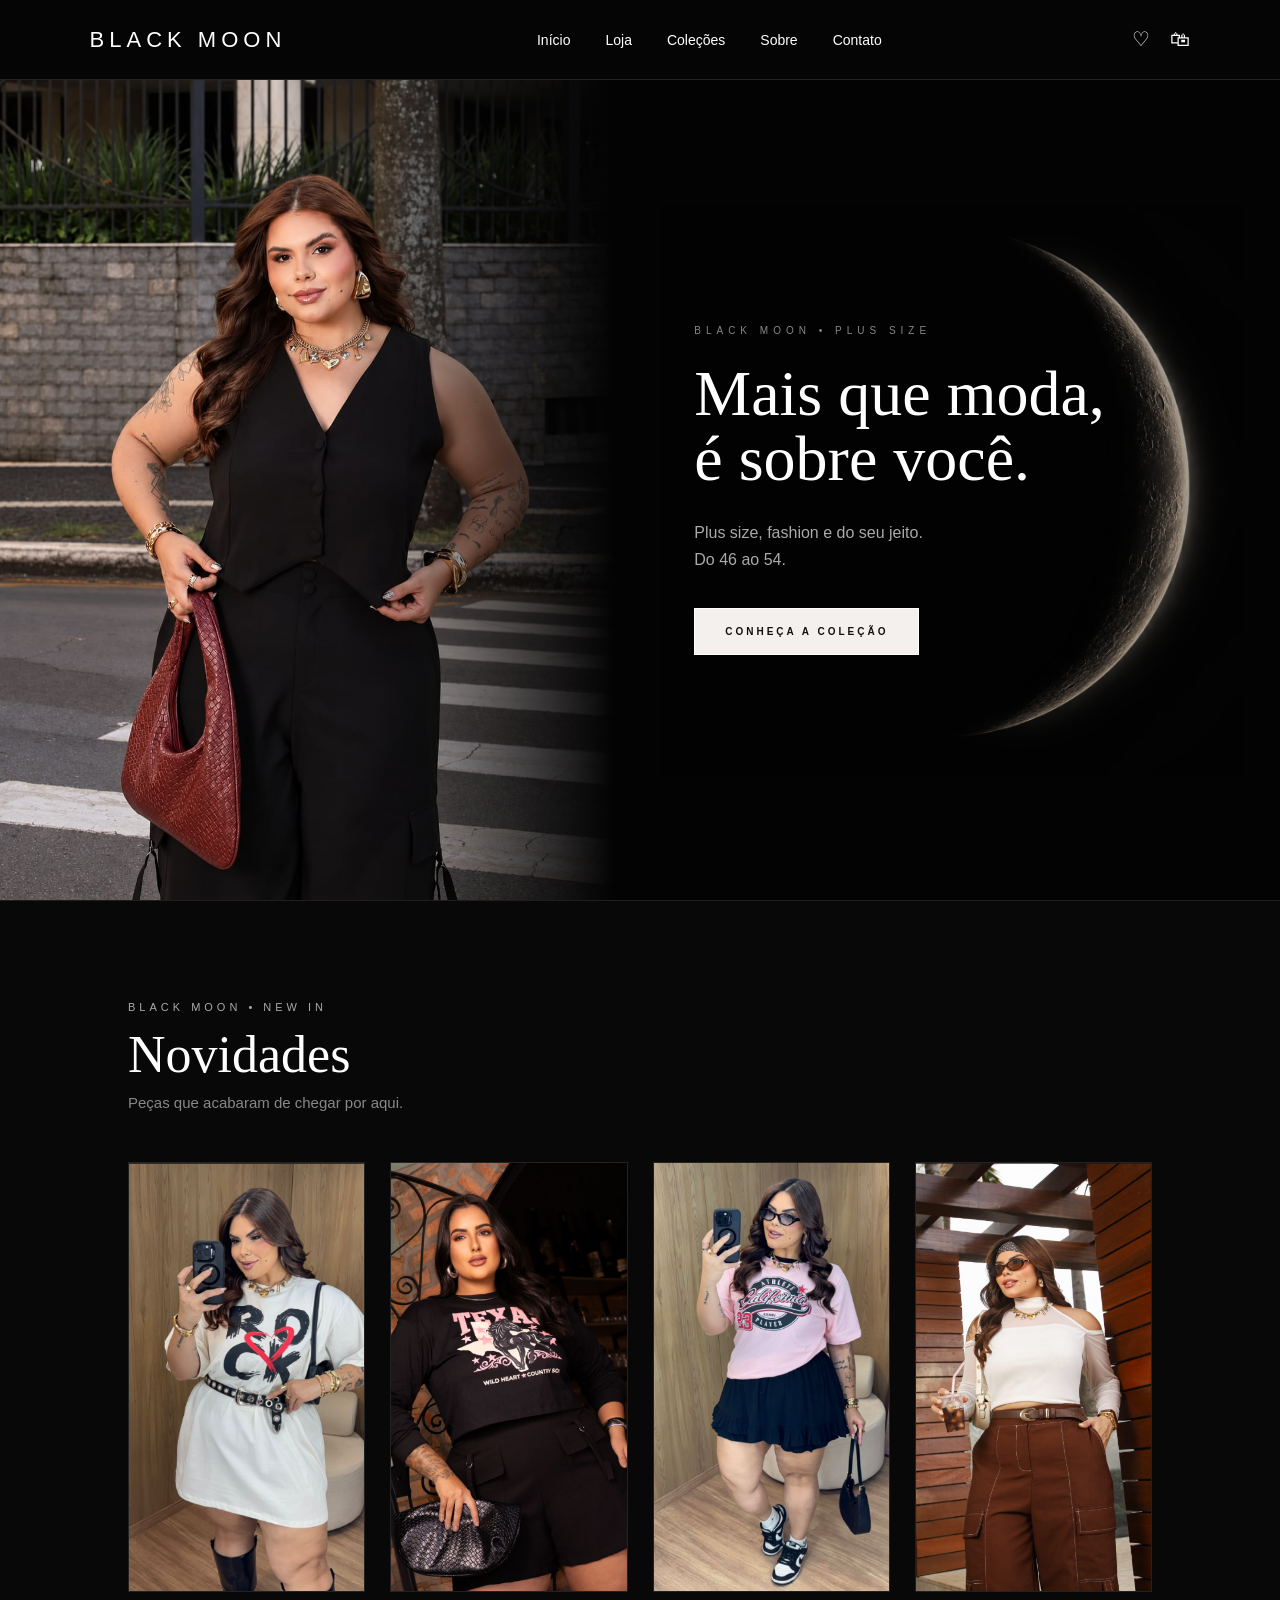
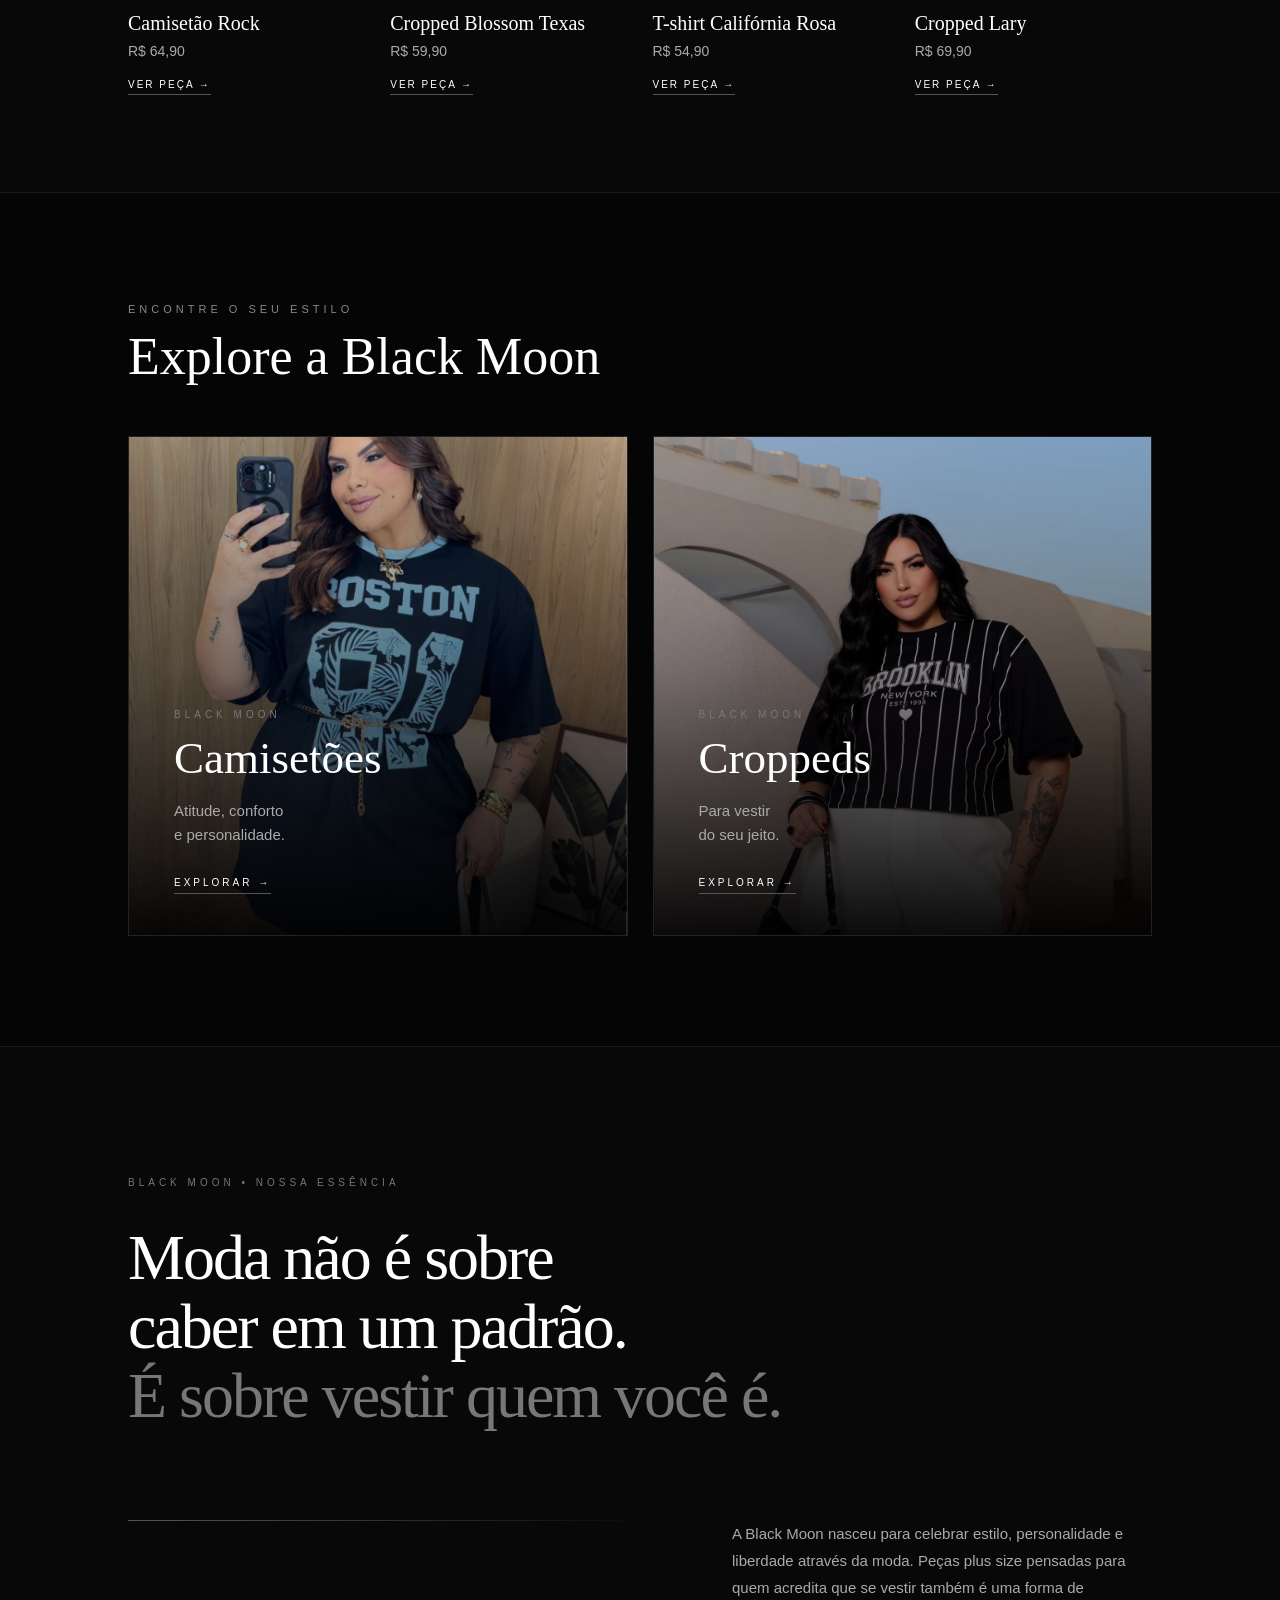
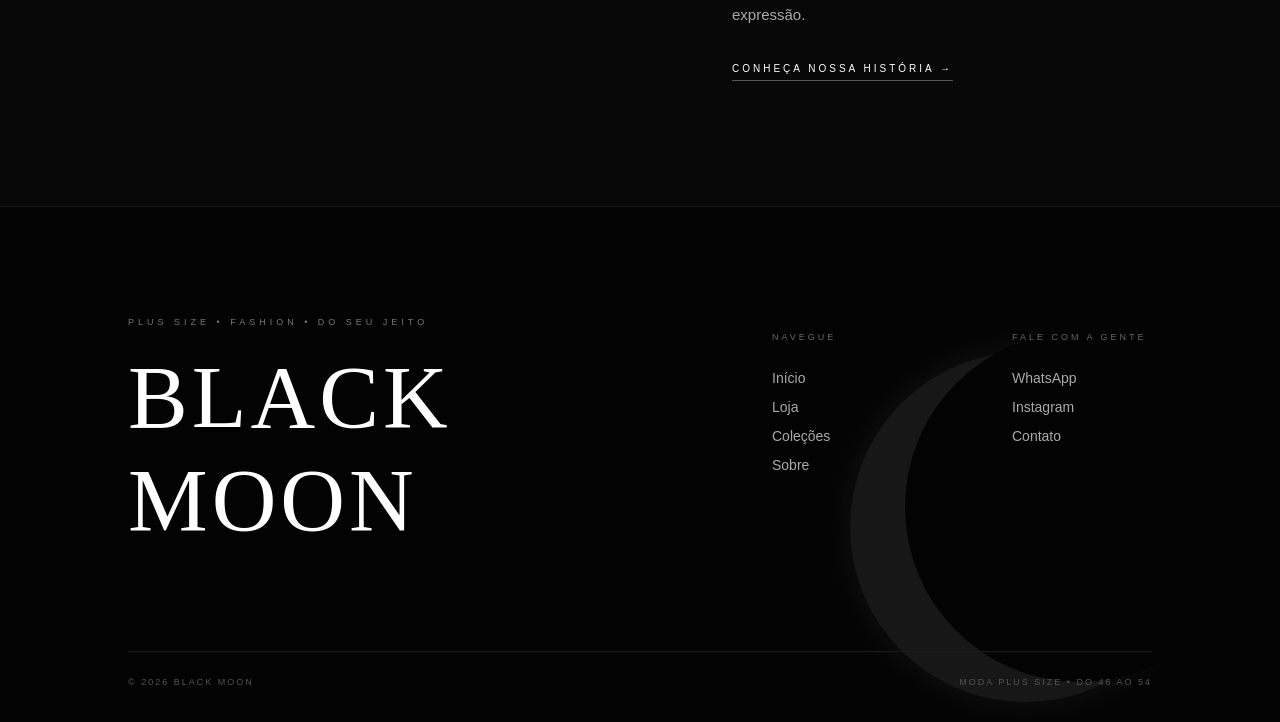
<file: index.html>
<!DOCTYPE html>
<html lang="pt-BR">

<head>
    <meta charset="UTF-8">
    <meta name="viewport" content="width=device-width, initial-scale=1.0">

    <title>Black Moon | Plus Size Fashion</title>

    <link rel="stylesheet" href="main.css">
</head>

<body>

    <header>
        <div class="logo">
            BLACK MOON
        </div>

        <nav>
            <a href="#">Início</a>
            <a href="loja.html">Loja</a>
            <a href="#">Coleções</a>
            <a href="#">Sobre</a>
            <a href="#">Contato</a>
        </nav>

        <div class="icones">
            ♡　🛍
        </div>
    </header>


   <main class="inicio">

    <div class="foto-inicio">
        <img src="imagens/conjunto-alana/conjunto-alana.jpeg"
             alt="Conjunto Alana">
    </div>

    <div class="texto-inicio">

        <p class="detalhe">BLACK MOON • PLUS SIZE</p>

        <h1>
            Mais que moda,<br>
            é sobre você.
        </h1>

        <p class="descricao">
            Plus size, fashion e do seu jeito.<br>
            Do 46 ao 54.
        </p>

        <a class="botao" href="loja.html">
            CONHEÇA A COLEÇÃO
        </a>

    </div>

  <div class="lua">
    <img src="imagens/lua-black-moon.png/lua-black-moon.png" alt="">
</div>

</main>
<section class="novidades">

    <div class="titulo-novidades">
        <p>BLACK MOON • NEW IN</p>
        <h2>Novidades</h2>
        <span>Peças que acabaram de chegar por aqui.</span>
    </div>

    <div class="produtos">

        <div class="produto">
         <div class="foto-produto">
    <img src="imagens/camisetao-rock/Captura de tela 2026-09-18 185136.png"
         alt="Camisetão Rock">
</div>  

            <h3>Camisetão Rock</h3>
            <p>R$ 64,90</p>
            <a href="#">VER PEÇA →</a>
        </div>


       

        <div class="produto">

    <div class="foto-produto">
        <img src="imagens/cropped-blossom/Captura de tela 2026-09-18 184818.png"
             alt="Cropped Blossom Texas">
    </div>

    <h3>Cropped Blossom Texas</h3>
    <p>R$ 59,90</p>
    <a href="#">VER PEÇA →</a>

</div>


      <div class="produto">

    <div class="foto-produto">
    <img src="imagens/T-shirt california-rosa/california.png"
         alt="T-shirt Califórnia Rosa">
</div>

    <h3>T-shirt Califórnia Rosa</h3>
    <p>R$ 54,90</p>
    <a href="#">VER PEÇA →</a>

</div>


        <div class="produto">
            <div class="foto-produto">
    <img src="imagens/cropped-lary/Captura de tela 2026-09-18 184623.png"
         alt="Cropped Lary">
</div>

            <h3>Cropped Lary</h3>
            <p>R$ 69,90</p>
            <a href="#">VER PEÇA →</a>
        </div>

    </div>

</section>
<section class="explore">

    <div class="titulo-explore">
        <p>ENCONTRE O SEU ESTILO</p>
        <h2>Explore a Black Moon</h2>
    </div>

    <div class="categorias">

        <div class="categoria">
            <div class="categoria-conteudo">
                <span>BLACK MOON</span>

                <h3>Camisetões</h3>

                <p>
                    Atitude, conforto<br>
                    e personalidade.
                </p>

                <a href="#">EXPLORAR →</a>
            </div>
        </div>


        <div class="categoria">
            <div class="categoria-conteudo">
                <span>BLACK MOON</span>

                <h3>Croppeds</h3>

                <p>
                    Para vestir<br>
                    do seu jeito.
                </p>

                <a href="#">EXPLORAR →</a>
            </div>
        </div>

    </div>

</section>
<section class="sobre-blackmoon">

    <div class="sobre-topo">
        <p class="sobre-detalhe">BLACK MOON • NOSSA ESSÊNCIA</p>

        <h2>
            Moda não é sobre<br>
            caber em um padrão.<br>
            <span>É sobre vestir quem você é.</span>
        </h2>
    </div>

    <div class="sobre-baixo">

        <div class="sobre-linha"></div>

        <div class="sobre-texto">
            <p>
                A Black Moon nasceu para celebrar estilo,
                personalidade e liberdade através da moda.
                Peças plus size pensadas para quem acredita
                que se vestir também é uma forma de expressão.
            </p>

            <a href="#">CONHEÇA NOSSA HISTÓRIA →</a>
        </div>

    </div>

</section>
<footer class="rodape">

    <div class="lua-rodape"></div>

    <div class="rodape-conteudo">

        <div class="rodape-marca">
            <p>PLUS SIZE • FASHION • DO SEU JEITO</p>
            <h2>BLACK MOON</h2>
        </div>

        <div class="rodape-links">

            <div class="rodape-coluna">
                <span>NAVEGUE</span>

                <a href="#">Início</a>
                <a href="loja.html">Loja</a>
                <a href="#">Coleções</a>
                <a href="#">Sobre</a>
            </div>

            <div class="rodape-coluna">
                <span>FALE COM A GENTE</span>

                <a href="#">WhatsApp</a>
                <a href="#">Instagram</a>
                <a href="#">Contato</a>
            </div>

        </div>

    </div>

    <div class="rodape-final">
        <p>© 2026 BLACK MOON</p>
        <p>MODA PLUS SIZE • DO 46 AO 54</p>
    </div>

</footer>
    <script src="app.js"></script>

</body>

</html>
</file>
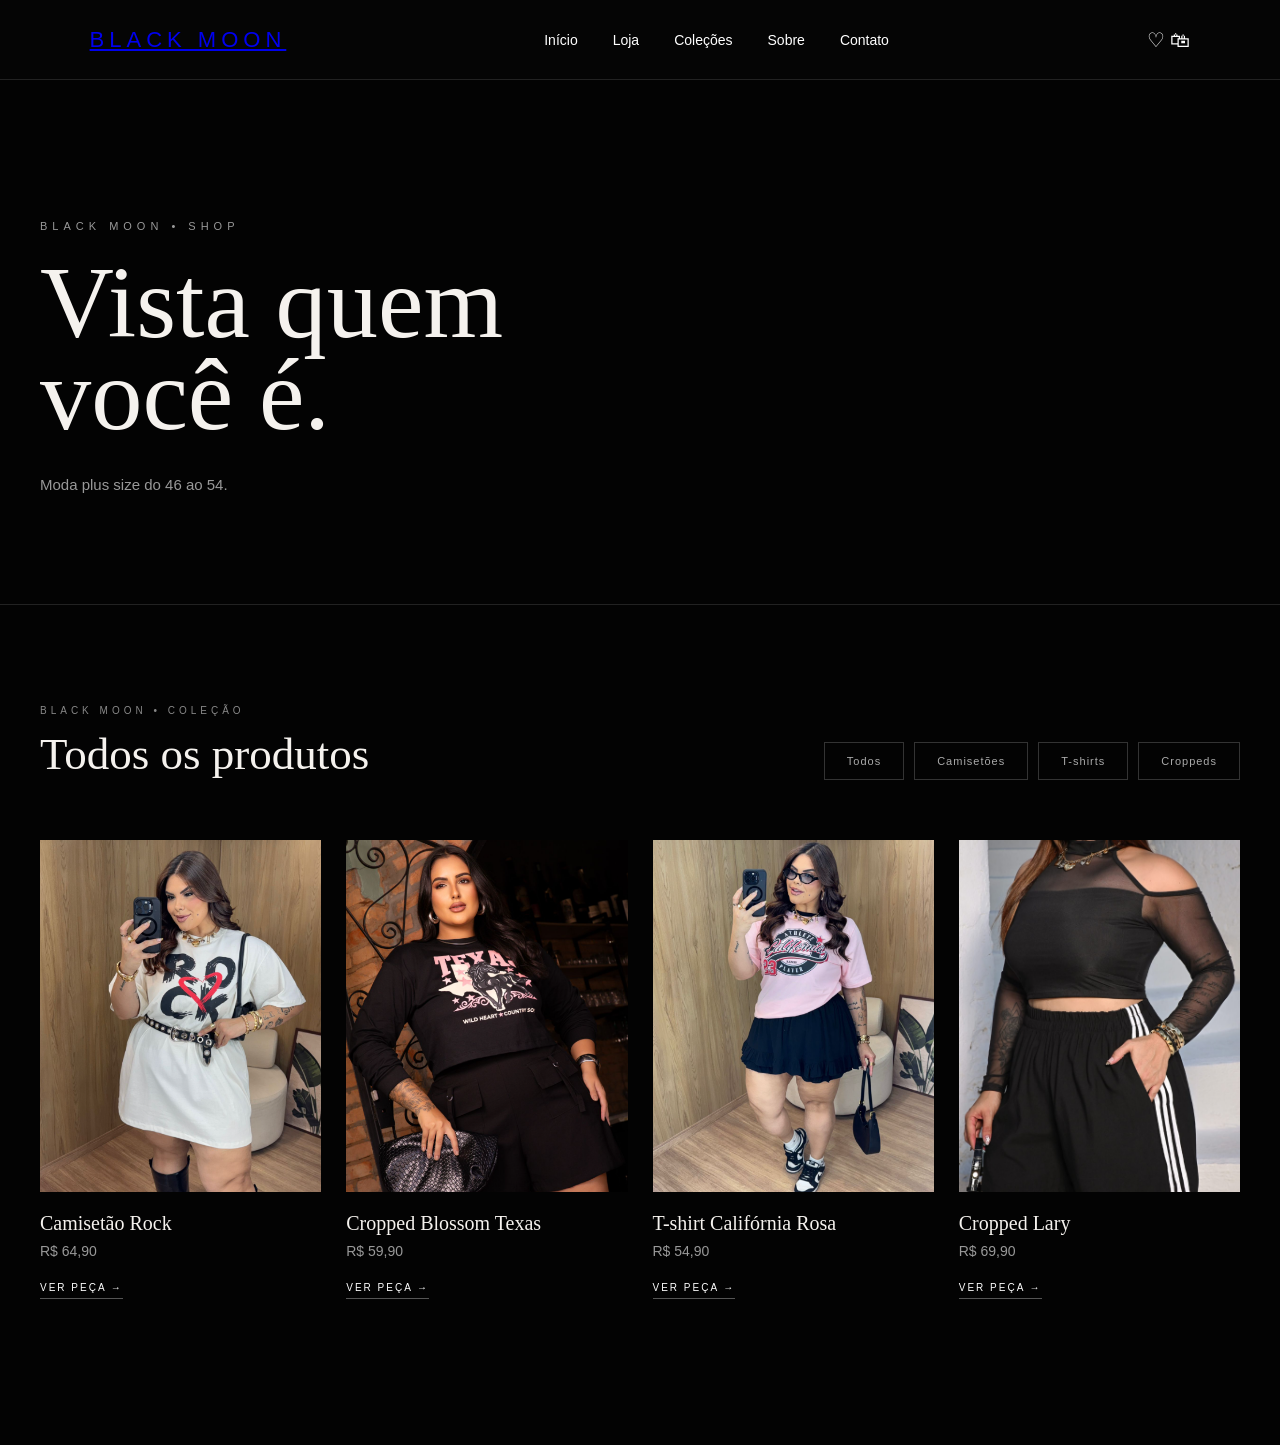
<file: loja.html>
<!DOCTYPE html>
<html lang="pt-BR">

<head>
    <meta charset="UTF-8">
    <meta name="viewport" content="width=device-width, initial-scale=1.0">

    <title>Loja | Black Moon</title>

    <link rel="stylesheet" href="main.css">
</head>

<body>

    <header>
        <div class="logo">
            <a href="index.html">BLACK MOON</a>
        </div>

        <nav>
            <a href="index.html">Início</a>
            <a href="loja.html">Loja</a>
            <a href="index.html#colecoes">Coleções</a>
            <a href="index.html#sobre">Sobre</a>
            <a href="index.html#contato">Contato</a>
        </nav>

        <div class="icones">
            ♡ 🛍
        </div>
    </header>


    <main class="pagina-loja">

        <section class="topo-loja">

            <p>BLACK MOON • SHOP</p>

            <h1>
                Vista quem<br>
                você é.
            </h1>

            <span>
                Moda plus size do 46 ao 54.
            </span>

        </section>


        <section class="area-produtos-loja">

            <div class="cabecalho-produtos">

                <div>
                    <p>BLACK MOON • COLEÇÃO</p>
                    <h2>Todos os produtos</h2>
                </div>

                <div class="filtros-loja">
                    <button>Todos</button>
                    <button>Camisetões</button>
                    <button>T-shirts</button>
                    <button>Croppeds</button>
                </div>

            </div>


            <div class="grade-loja">

                <div class="card-loja camisetoes">

                    <div class="imagem-loja">
                        <img
                            src="imagens/camisetao-rock/Captura de tela 2026-09-18 185136.png"
                            alt="Camisetão Rock"
                        >
                    </div>

                    <div class="info-loja">
                        <h3>Camisetão Rock</h3>
                        <p>R$ 64,90</p>
                       <a href="produto-rock.html">VER PEÇA →</a>
                    </div>

                </div>


                <div class="card-loja croppeds">

                    <div class="imagem-loja">
                        <img
                            src="imagens/cropped-blossom/Captura de tela 2026-09-18 184818.png"
                            alt="Cropped Blossom Texas"
                        >
                    </div>

                    <div class="info-loja">
                        <h3>Cropped Blossom Texas</h3>
                        <p>R$ 59,90</p>
                        <a href="#">VER PEÇA →</a>
                    </div>

                </div>


                <div class="card-loja tshirts">
                    <div class="imagem-loja">
                        <img
                            src="imagens/T-shirt california-rosa/california.png"
                            alt="T-shirt Califórnia Rosa"
                        >
                    </div>

                    <div class="info-loja">
                        <h3>T-shirt Califórnia Rosa</h3>
                        <p>R$ 54,90</p>
                        <a href="#">VER PEÇA →</a>
                    </div>

                </div>


                <div class="card-loja croppeds">

                    <div class="imagem-loja">
                        <img
                            src="imagens/cropped-lary/Lary preto.jpeg"
                            alt="Cropped Lary"
                        >
                    </div>

                    <div class="info-loja">
                        <h3>Cropped Lary</h3>
                        <p>R$ 69,90</p>
                        <a href="#">VER PEÇA →</a>
                    </div>

                </div>

            </div>

        </section>

    </main>
<script src="app.js"></script>
</body>
</html>
</file>
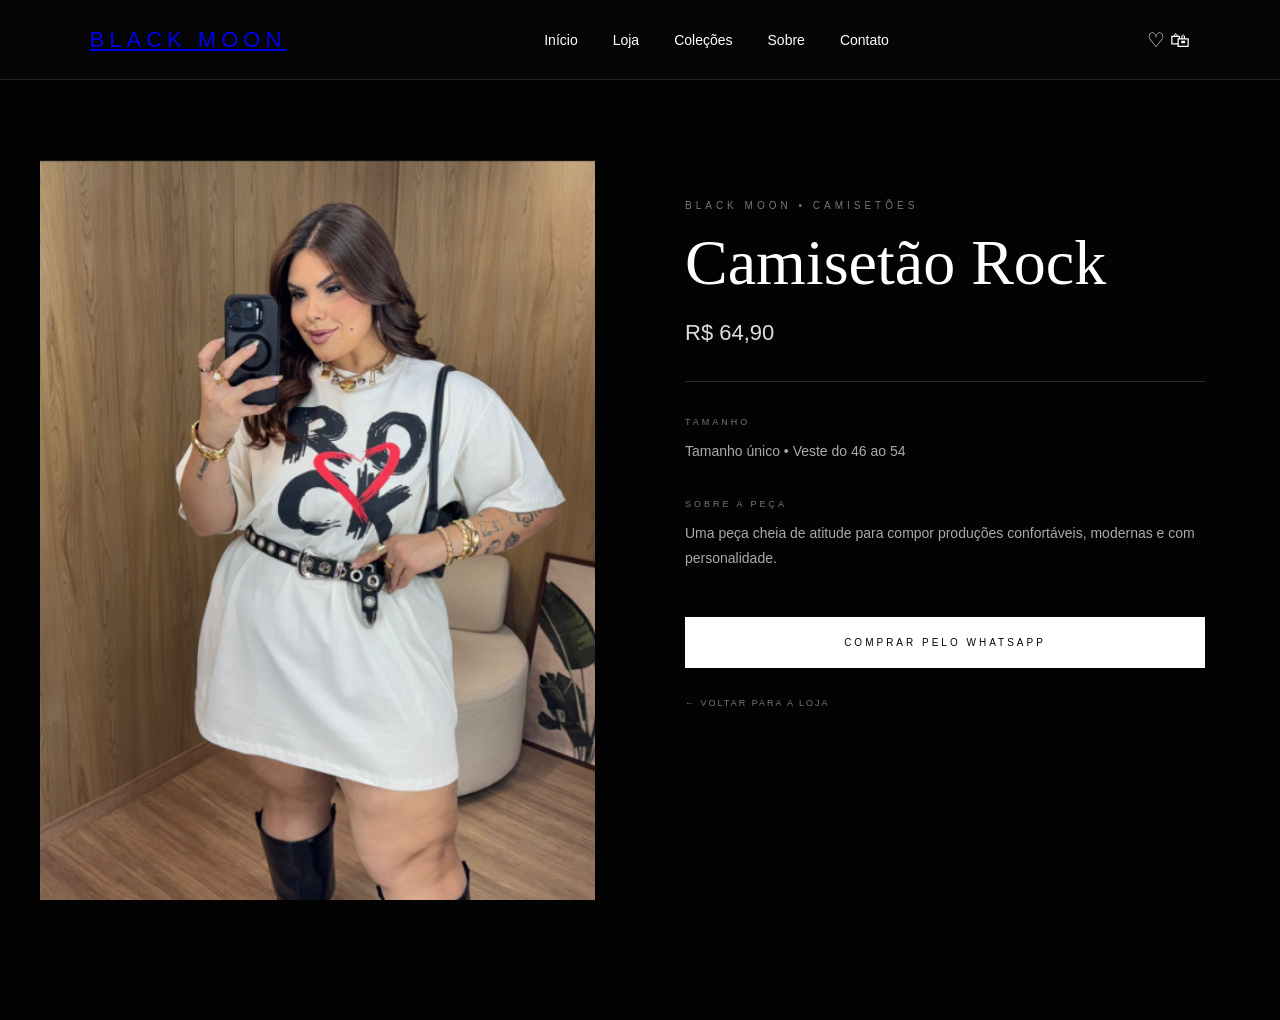
<file: produto-rock.html>
<!DOCTYPE html>
<html lang="pt-BR">

<head>
    <meta charset="UTF-8">
    <meta name="viewport" content="width=device-width, initial-scale=1.0">

    <title>Camisetão Rock | Black Moon</title>

    <link rel="stylesheet" href="main.css">
</head>

<body>

    <header>
        <div class="logo">
            <a href="index.html">BLACK MOON</a>
        </div>

        <nav>
            <a href="index.html">Início</a>
            <a href="loja.html">Loja</a>
            <a href="index.html#colecoes">Coleções</a>
            <a href="index.html#sobre">Sobre</a>
            <a href="index.html#contato">Contato</a>
        </nav>

        <div class="icones">
            ♡ 🛍
        </div>
    </header>


    <main class="pagina-produto">

        <section class="produto-detalhes">

            <div class="produto-fotos">

                <div class="produto-foto-principal">
                    <img
                        src="imagens/camisetao-rock/Captura de tela 2026-09-18 185136.png"
                        alt="Camisetão Rock"
                    >
                </div>

            </div>


            <div class="produto-informacoes">

                <p class="produto-categoria">
                    BLACK MOON • CAMISETÕES
                </p>

                <h1>Camisetão Rock</h1>

                <p class="produto-preco">
                    R$ 64,90
                </p>

                <div class="produto-linha"></div>

                <div class="produto-tamanho">

                    <span>TAMANHO</span>

                    <p>
                        Tamanho único • Veste do 46 ao 54
                    </p>

                </div>

                <div class="produto-descricao">

                    <span>SOBRE A PEÇA</span>

                    <p>
                        Uma peça cheia de atitude para compor
                        produções confortáveis, modernas e com
                        personalidade.
                    </p>

                </div>

                <a href="https://wa.me/5562992258726?text=Olá!%20🖤%20Tenho%20interesse%20no%20Camisetão%20Rock%20da%20Black%20Moon,%20no%20valor%20de%20R$%2064,90.%20Gostaria%20de%20saber%20mais%20sobre%20a%20peça."
   class="botao-comprar"
   target="_blank">
    COMPRAR PELO WHATSAPP
</a>

                <a href="loja.html" class="voltar-loja">
                    ← VOLTAR PARA A LOJA
                </a>

            </div>

        </section>

    </main>

</body>
</html>
</file>
<file: main.css>
* {
    margin: 0;
    padding: 0;
    box-sizing: border-box;
}

body {
    background-color: #050505;
    color: #ffffff;
    font-family: Arial, sans-serif;
    min-height: 100vh;
}

header {
    height: 80px;
    padding: 0 7%;
    display: flex;
    align-items: center;
    justify-content: space-between;
    border-bottom: 1px solid #222222;
}

.logo {
    font-size: 22px;
    letter-spacing: 5px;
    font-weight: 500;
}

nav {
    display: flex;
    gap: 35px;
}

nav a {
    color: #ffffff;
    text-decoration: none;
    font-size: 14px;
}

nav a:hover {
    opacity: 0.6;
}

.icones {
    font-size: 20px;
}

.inicio {
    min-height: calc(100vh - 80px);
    padding: 0 10%;

    display: flex;
    align-items: center;

    position: relative;
    overflow: hidden;
}

.texto-inicio {
    position: relative;
    z-index: 2;
}

.detalhe {
    font-size: 12px;
    letter-spacing: 4px;
    margin-bottom: 20px;
    color: #bcbcbc;
}

.texto-inicio h1 {
    font-family: Georgia, serif;
    font-size: 70px;
    font-weight: normal;
    line-height: 1.05;
    margin-bottom: 25px;
}

.descricao {
    color: #bcbcbc;
    font-size: 17px;
    line-height: 1.7;
    margin-bottom: 35px;
}

.botao {
    display: inline-block;
    padding: 16px 28px;

    color: #050505;
    background: #f4f0ed;

    text-decoration: none;
    font-size: 12px;
    letter-spacing: 2px;

    transition: 0.3s;
}

.botao:hover {
    background: #ffffff;
    transform: translateY(-3px);
}

/* LUA BLACK MOON */

.lua {
    position: absolute;

    width: 420px;
    height: 420px;

    right: 10%;
    top: 50%;

    transform: translateY(-50%);

    border-radius: 50%;

    background: radial-gradient(
        circle at 35% 35%,
        #ffffff,
        #d8d8d8 25%,
        #777777 55%,
        #181818 75%
    );

    box-shadow:
        0 0 30px rgba(255, 255, 255, 0.25),
        0 0 80px rgba(255, 255, 255, 0.15),
        0 0 160px rgba(255, 255, 255, 0.08);

    opacity: 0.85;
}
.botao {
    color: #111111;
    border: 1px solid #ffffff;
}

.botao:hover {
    color: #ffffff;
    background: transparent;

    box-shadow:
        0 0 10px rgba(255, 255, 255, 0.5),
        0 0 30px rgba(255, 255, 255, 0.25);
}
/* TRANSFORMA A LUA EM CRESCENTE */

.lua {
    width: 330px;
    height: 330px;

    background: transparent;

    border-radius: 50%;

    box-shadow:
        -45px 15px 0 5px #f2eee9,
        -55px 15px 35px rgba(255, 255, 255, 0.35),
        -65px 15px 90px rgba(255, 255, 255, 0.18);

    opacity: 0.95;
}

/* GARANTE O TEXTO DO BOTÃO */

.botao {
    color: #111111 !important;
    background-color: #f2eee9;
    font-weight: bold;
}

.botao:hover {
    color: #ffffff !important;
    background-color: transparent;
}
/* BRILHO SUAVE DA LUA */

.lua {
    animation: brilhoLua 4s ease-in-out infinite;
}

@keyframes brilhoLua {
    0%, 100% {
        filter: drop-shadow(0 0 8px rgba(255, 255, 255, 0.20));
    }

    50% {
        filter: drop-shadow(0 0 28px rgba(255, 255, 255, 0.55));
    }
}
/* SEÇÃO NOVIDADES */

.novidades {
    padding: 100px 10%;
    background: #080808;
    border-top: 1px solid #1f1f1f;
}

.titulo-novidades {
    margin-bottom: 50px;
}

.titulo-novidades > p {
    color: #aaaaaa;
    font-size: 11px;
    letter-spacing: 4px;
    margin-bottom: 12px;
}

.titulo-novidades h2 {
    font-family: Georgia, serif;
    font-size: 52px;
    font-weight: normal;
    margin-bottom: 10px;
}

.titulo-novidades span {
    color: #888888;
    font-size: 15px;
}


/* ORGANIZA OS PRODUTOS */

.produtos {
    display: grid;
    grid-template-columns: repeat(4, 1fr);
    gap: 25px;
}


/* CADA PRODUTO */

.produto {
    position: relative;
}

.foto-produto {
    width: 100%;
    height: 430px;

    background: #111111;
    border: 1px solid #222222;

    display: flex;
    align-items: center;
    justify-content: center;

    color: #555555;
    font-size: 11px;
    letter-spacing: 4px;

    margin-bottom: 20px;

    transition: 0.4s ease;
}


/* EFEITO QUANDO PASSAR O MOUSE */

.produto:hover .foto-produto {
    transform: translateY(-6px);

    border-color: #777777;

    box-shadow:
        0 0 15px rgba(255, 255, 255, 0.10),
        0 0 40px rgba(255, 255, 255, 0.05);
}


/* NOME */

.produto h3 {
    font-family: Georgia, serif;
    font-size: 20px;
    font-weight: normal;
    margin-bottom: 8px;
}


/* PREÇO */

.produto > p {
    color: #aaaaaa;
    font-size: 14px;
    margin-bottom: 15px;
}


/* VER PEÇA */

.produto a {
    color: #ffffff;
    text-decoration: none;

    font-size: 10px;
    letter-spacing: 2px;

    padding-bottom: 4px;
    border-bottom: 1px solid #555555;

    transition: 0.3s;
}

.produto a:hover {
    border-color: #ffffff;
}
.foto-produto {
    overflow: hidden;
}

.foto-produto img {
    width: 100%;
    height: 100%;
    object-fit: cover;

    display: block;

    transition: transform 0.5s ease;
}

.produto:hover .foto-produto img {
  transform: scale(1.05);
}
/* =================================
   EXPLORE A BLACK MOON
================================= */

.explore {
    padding: 110px 10%;
    background: #050505;
    border-top: 1px solid #1b1b1b;
}

.titulo-explore {
    margin-bottom: 50px;
}

.titulo-explore > p {
    color: #888;
    font-size: 11px;
    letter-spacing: 4px;
    margin-bottom: 12px;
}

.titulo-explore h2 {
    color: #fff;
    font-family: Georgia, serif;
    font-size: 52px;
    font-weight: normal;
}


/* OS DOIS BLOCOS */

.categorias {
    display: grid;
    grid-template-columns: 1fr 1fr;
    gap: 25px;
}


/* CADA CATEGORIA */

.categoria {
    height: 500px;
    position: relative;
    overflow: hidden;

    background:
        radial-gradient(
            circle at 70% 40%,
            #252525 0%,
            #111 35%,
            #080808 70%
        );

    border: 1px solid #222;

    display: flex;
    align-items: flex-end;

    transition: 0.5s ease;
}


/* BRILHO */

.categoria::before {
    content: "";
    position: absolute;

    width: 250px;
    height: 250px;

    background: rgba(255, 255, 255, 0.07);
    filter: blur(80px);

    top: -100px;
    right: -100px;

    opacity: 0;

    transition: 0.6s ease;
}

.categoria:hover::before {
    opacity: 1;
}


/* CONTEÚDO */

.categoria-conteudo {
    position: relative;
    z-index: 2;

    padding: 45px;
}

.categoria-conteudo span {
    color: #777;
    font-size: 10px;
    letter-spacing: 4px;
}

.categoria-conteudo h3 {
    color: #fff;
    font-family: Georgia, serif;

    font-size: 45px;
    font-weight: normal;

    margin: 10px 0 15px;
}

.categoria-conteudo p {
    color: #aaa;
    font-size: 15px;
    line-height: 1.6;

    margin-bottom: 25px;
}


/* LINK */

.categoria-conteudo a {
    color: #fff;
    text-decoration: none;

    font-size: 10px;
    letter-spacing: 3px;

    padding-bottom: 5px;
    border-bottom: 1px solid #555;

    transition: 0.3s ease;
}

.categoria-conteudo a:hover {
    border-color: #fff;
}


/* MOVIMENTO DO CARD */

.categoria:hover {
    transform: translateY(-6px);

    border-color: #555;

    box-shadow:
        0 15px 40px rgba(0, 0, 0, 0.5),
        0 0 30px rgba(255, 255, 255, 0.04);
}
/* FOTOS DAS CATEGORIAS */

.categoria:first-child {
    background:
        linear-gradient(
            to top,
            rgba(0, 0, 0, 0.95) 0%,
            rgba(0, 0, 0, 0.45) 55%,
            rgba(0, 0, 0, 0.15) 100%
        ),
        url("imagens/camisao-boston/Camisao boston.jpeg");

    background-size: cover;
    background-position: center;
}

.categoria:last-child {
    background:
        linear-gradient(
            to top,
            rgba(0, 0, 0, 0.95) 0%,
            rgba(0, 0, 0, 0.45) 55%,
            rgba(0, 0, 0, 0.15) 100%
        ),
        url("imagens/Cropped over/Cropped over preto.jpeg");

    background-size: cover;
    background-position: center;
}
/* =================================
   SOBRE A BLACK MOON
================================= */

.sobre-blackmoon {
    padding: 130px 10%;
    background: #080808;
    border-top: 1px solid #1b1b1b;
}

.sobre-topo {
    max-width: 1100px;
}

.sobre-detalhe {
    color: #777;
    font-size: 10px;
    letter-spacing: 4px;
    margin-bottom: 35px;
}

.sobre-topo h2 {
    color: #fff;
    font-family: Georgia, serif;
    font-size: clamp(45px, 5vw, 78px);
    line-height: 1.08;
    font-weight: normal;
    letter-spacing: -2px;
}

.sobre-topo h2 span {
    color: #777;
}


/* PARTE DE BAIXO */

.sobre-baixo {
    display: grid;
    grid-template-columns: 1fr 420px;
    gap: 80px;

    margin-top: 90px;
    align-items: start;
}

.sobre-linha {
    width: 100%;
    height: 1px;

    background: linear-gradient(
        to right,
        #555,
        transparent
    );
}

.sobre-texto p {
    color: #aaa;
    font-size: 15px;
    line-height: 1.8;

    margin-bottom: 30px;
}

.sobre-texto a {
    color: #fff;
    text-decoration: none;

    font-size: 10px;
    letter-spacing: 3px;

    padding-bottom: 6px;
    border-bottom: 1px solid #555;

    transition: 0.3s ease;
}

.sobre-texto a:hover {
    border-color: #fff;

    text-shadow:
        0 0 8px rgba(255,255,255,0.5),
        0 0 20px rgba(255,255,255,0.2);
}
/* =================================
   RODAPÉ BLACK MOON
================================= */

.rodape {
    position: relative;
    overflow: hidden;

    padding: 110px 10% 35px;

    background: #030303;
    border-top: 1px solid #1b1b1b;
}


/* LUA AO FUNDO */

.lua-rodape {
    position: absolute;

    width: 350px;
    height: 350px;

    border-radius: 50%;

    background: rgba(255, 255, 255, 0.08);

   right: 80px;
   bottom: 20px;

    box-shadow:
        0 0 40px rgba(255, 255, 255, 0.05),
        0 0 100px rgba(255, 255, 255, 0.03);
}

.lua-rodape::after {
    content: "";

    position: absolute;

    width: 350px;
    height: 350px;

    border-radius: 50%;

    background: #030303;

    top: -20px;
   left: 55px;
}


/* CONTEÚDO PRINCIPAL */

.rodape-conteudo {
    position: relative;
    z-index: 2;

    display: flex;
    justify-content: space-between;

    gap: 80px;

    padding-bottom: 100px;
}


/* MARCA */

.rodape-marca p {
    color: #777;

    font-size: 9px;
    letter-spacing: 4px;

    margin-bottom: 18px;
}

.rodape-marca h2 {
    color: #fff;

    font-family: Georgia, serif;
    font-size: clamp(50px, 7vw, 100px);

    font-weight: normal;
    letter-spacing: 4px;
}


/* LINKS */

.rodape-links {
    display: flex;
    gap: 100px;

    padding-top: 15px;
}

.rodape-coluna {
    display: flex;
    flex-direction: column;
    gap: 13px;

    min-width: 140px;
}

.rodape-coluna span {
    color: #666;

    font-size: 9px;
    letter-spacing: 3px;

    margin-bottom: 15px;
}

.rodape-coluna a {
    color: #aaa;

    text-decoration: none;

    font-size: 14px;

    transition: 0.3s ease;
}

.rodape-coluna a:hover {
    color: #fff;

    transform: translateX(4px);

    text-shadow:
        0 0 10px rgba(255, 255, 255, 0.35);
}


/* PARTE FINAL */

.rodape-final {
    position: relative;
    z-index: 2;

    border-top: 1px solid #1b1b1b;

    padding-top: 25px;

    display: flex;
    justify-content: space-between;

    color: #555;

    font-size: 9px;
    letter-spacing: 2px;
}
/* ========================================
   PÁGINA LOJA - BLACK MOON
======================================== */

.pagina-loja {
    background: #030303;
    color: #f5f2ee;
    min-height: 100vh;
}

/* TOPO DA LOJA */

.topo-loja {
    max-width: 1400px;
    margin: 0 auto;
    padding: 140px 40px 110px;
    border-bottom: 1px solid #222;
}

.topo-loja > p {
    font-size: 11px;
    letter-spacing: 5px;
    margin-bottom: 25px;
    color: #999;
}

.topo-loja h1 {
    font-family: Georgia, serif;
    font-size: clamp(60px, 8vw, 120px);
    font-weight: normal;
    line-height: 0.9;
    margin: 0 0 35px;
}

.topo-loja span {
    color: #999;
    font-size: 15px;
}


/* ÁREA DOS PRODUTOS */

.area-produtos-loja {
    max-width: 1400px;
    margin: 0 auto;
    padding: 100px 40px 150px;
}

.cabecalho-produtos {
    display: flex;
    justify-content: space-between;
    align-items: flex-end;
    gap: 30px;
    margin-bottom: 60px;
}

.cabecalho-produtos p {
    font-size: 10px;
    letter-spacing: 4px;
    color: #888;
    margin-bottom: 12px;
}

.cabecalho-produtos h2 {
    font-family: Georgia, serif;
    font-size: 45px;
    font-weight: normal;
}


/* FILTROS */

.filtros-loja {
    display: flex;
    gap: 10px;
}

.filtros-loja button {
    background: transparent;
    color: #aaa;
    border: 1px solid #333;
    padding: 12px 22px;
    cursor: pointer;
    font-size: 11px;
    letter-spacing: 1px;
    transition: 0.3s;
}

.filtros-loja button:hover {
    background: #f5f2ee;
    color: #030303;
    border-color: #f5f2ee;
}


/* GRADE */

.grade-loja {
    display: grid;
    grid-template-columns: repeat(4, 1fr);
    gap: 25px;
}


/* CARD */

.card-loja {
    position: relative;
}

.imagem-loja {
    width: 100%;
    aspect-ratio: 4 / 5;
    overflow: hidden;
    background: #111;
}

.imagem-loja img {
    width: 100%;
    height: 100%;
    object-fit: cover;
    display: block;
    transition: transform 0.6s ease;
}

.card-loja:hover .imagem-loja img {
    transform: scale(1.04);
}


/* INFORMAÇÕES */

.info-loja {
    padding-top: 20px;
}

.info-loja h3 {
    font-family: Georgia, serif;
    font-size: 20px;
    font-weight: normal;
    margin-bottom: 8px;
}

.info-loja p {
    color: #999;
    font-size: 14px;
    margin-bottom: 18px;
}

.info-loja a {
    color: #fff;
    text-decoration: none;
    font-size: 10px;
    letter-spacing: 2px;
    padding-bottom: 5px;
    border-bottom: 1px solid #555;
    transition: 0.3s;
}

.info-loja a:hover {
    border-color: #fff;
}


/* CELULAR */

@media (max-width: 900px) {

    .grade-loja {
        grid-template-columns: repeat(2, 1fr);
    }

    .cabecalho-produtos {
        flex-direction: column;
        align-items: flex-start;
    }
}

@media (max-width: 550px) {

    .topo-loja {
        padding: 100px 20px 70px;
    }

    .area-produtos-loja {
        padding: 70px 20px 100px;
    }

    .grade-loja {
        grid-template-columns: 1fr;
    }

    .filtros-loja {
        flex-wrap: wrap;
    }
}
/* ========================================
   PÁGINA DE PRODUTO - BLACK MOON
======================================== */

.pagina-produto {
    background: #030303;
    min-height: 100vh;
    color: #fff;
}

.produto-detalhes {
    max-width: 1400px;
    margin: 0 auto;
    padding: 80px 40px 120px;

    display: grid;
    grid-template-columns: 1fr 1fr;
    gap: 90px;
    align-items: start;
}


/* FOTO */

.produto-fotos {
    width: 100%;
}

.produto-foto-principal {
    width: 100%;
    max-height: 780px;
    overflow: hidden;
    background: #111;
}

.produto-foto-principal img {
    width: 100%;
    height: 100%;
    max-height: 780px;
    object-fit: cover;
    display: block;
}


/* INFORMAÇÕES */

.produto-informacoes {
    padding-top: 40px;
    max-width: 520px;
}

.produto-categoria {
    color: #777;
    font-size: 10px;
    letter-spacing: 4px;
    margin-bottom: 20px;
}

.produto-informacoes h1 {
    font-family: Georgia, serif;
    font-size: clamp(45px, 5vw, 72px);
    font-weight: normal;
    line-height: 1;
    margin-bottom: 25px;
}

.produto-preco {
    color: #ddd;
    font-size: 22px;
    margin-bottom: 35px;
}

.produto-linha {
    width: 100%;
    height: 1px;
    background: #292929;
    margin-bottom: 35px;
}


/* TAMANHO E DESCRIÇÃO */

.produto-tamanho,
.produto-descricao {
    margin-bottom: 35px;
}

.produto-tamanho span,
.produto-descricao span {
    display: block;
    color: #777;
    font-size: 9px;
    letter-spacing: 3px;
    margin-bottom: 12px;
}

.produto-tamanho p,
.produto-descricao p {
    color: #aaa;
    font-size: 14px;
    line-height: 1.8;
}


/* BOTÃO COMPRAR */

.botao-comprar {
    display: block;
    width: 100%;
    padding: 20px;

    background: #fff;
    color: #030303;

    text-align: center;
    text-decoration: none;

    font-size: 10px;
    letter-spacing: 3px;

    margin-top: 45px;
    transition: 0.3s ease;
}

.botao-comprar:hover {
    background: #d8d8d8;
    transform: translateY(-2px);
}


/* VOLTAR */

.voltar-loja {
    display: inline-block;
    color: #777;
    text-decoration: none;

    font-size: 9px;
    letter-spacing: 2px;

    margin-top: 30px;
    transition: 0.3s ease;
}

.voltar-loja:hover {
    color: #fff;
}


/* CELULAR */

@media (max-width: 850px) {

    .produto-detalhes {
        grid-template-columns: 1fr;
        gap: 40px;
        padding: 40px 20px 80px;
    }

    .produto-informacoes {
        padding-top: 0;
        max-width: 100%;
    }

}

/* ========================================
   NOVA CAPA - BLACK MOON
======================================== */

.inicio {
    min-height: 720px;
    height: calc(100vh - 80px);
    max-height: 900px;
    padding: 0;

    display: grid;
    grid-template-columns: 48% 52%;
    align-items: stretch;

    position: relative;
    overflow: hidden;
    background: #030303;
}


/* FOTO CONJUNTO ALANA */

.foto-inicio {
    position: relative;
    z-index: 1;
    width: 100%;
    height: 100%;
    overflow: hidden;
}

.foto-inicio img {
    width: 100%;
    height: 100%;
    object-fit: cover;
    object-position: center;
    display: block;
}

.foto-inicio::after {
    content: "";
    position: absolute;
    inset: 0;

    background: linear-gradient(
        to right,
        transparent 55%,
        #030303 100%
    );
}


/* TEXTO DA CAPA */

.texto-inicio {
    position: relative;
    z-index: 3;

    display: flex;
    flex-direction: column;
    justify-content: center;
    align-items: flex-start;

    padding: 70px 10% 70px 12%;
}

.detalhe {
    font-size: 10px;
    letter-spacing: 5px;
    margin-bottom: 25px;
    color: #888;
}

.texto-inicio h1 {
    font-family: Georgia, serif;
    font-size: clamp(55px, 5vw, 82px);
    font-weight: normal;
    line-height: 1.02;
    margin-bottom: 28px;
    color: #fff;
}

.descricao {
    color: #aaa;
    font-size: 16px;
    line-height: 1.7;
    margin-bottom: 35px;
}

.botao {
    position: relative;
    z-index: 5;

    display: inline-block;
    padding: 17px 30px;

    color: #111;
    background: #f4f0ed;
    border: 1px solid #fff;

    text-decoration: none;
    font-size: 10px;
    letter-spacing: 3px;

    transition: 0.3s ease;
}

.botao:hover {
    background: #fff;
    transform: translateY(-3px);
}


/* LUA DA NOVA CAPA 🌙 */

.lua {
    position: absolute;
    z-index: 2;

    width: 330px;
    height: 330px;

   right: 35px;
    top: 50%;

    transform: translateY(-50%);

    border-radius: 50%;

    background: rgba(255, 255, 255, 0.08);

    box-shadow:
        0 0 40px rgba(255, 255, 255, 0.08),
        0 0 100px rgba(255, 255, 255, 0.04);

    opacity: 0.7;
}

.lua::after {
    content: "";
    position: absolute;

   width: 420px;
height: 420px;

    border-radius: 50%;

    background: #030303;

top: -30px;
left: 85px;
}

/* LUA REALISTA DA CAPA */

.inicio .lua {
   width: 580px;
height: 580px;

    background: none;
    box-shadow: none;
    border-radius: 0;

    position: absolute;
    right: 3%;
    top: 50%;
    transform: translateY(-50%);

    opacity: 0.65;
}

.inicio .lua::after {
    display: none;
}

.inicio .lua img {
    width: 100%;
    height: 100%;
    object-fit: contain;
    display: block;
}


/* ========================================
   RESPONSIVO - CELULAR
======================================== */

@media (max-width: 1200px) {
        header {
        height: 70px;
        padding: 0 20px;
    }

    header nav {
        display: none;
    }

    .logo {
        font-size: 16px;
        letter-spacing: 3px;
    }

    .icones {
        font-size: 17px;
        gap: 15px;
    }

}
</file>
